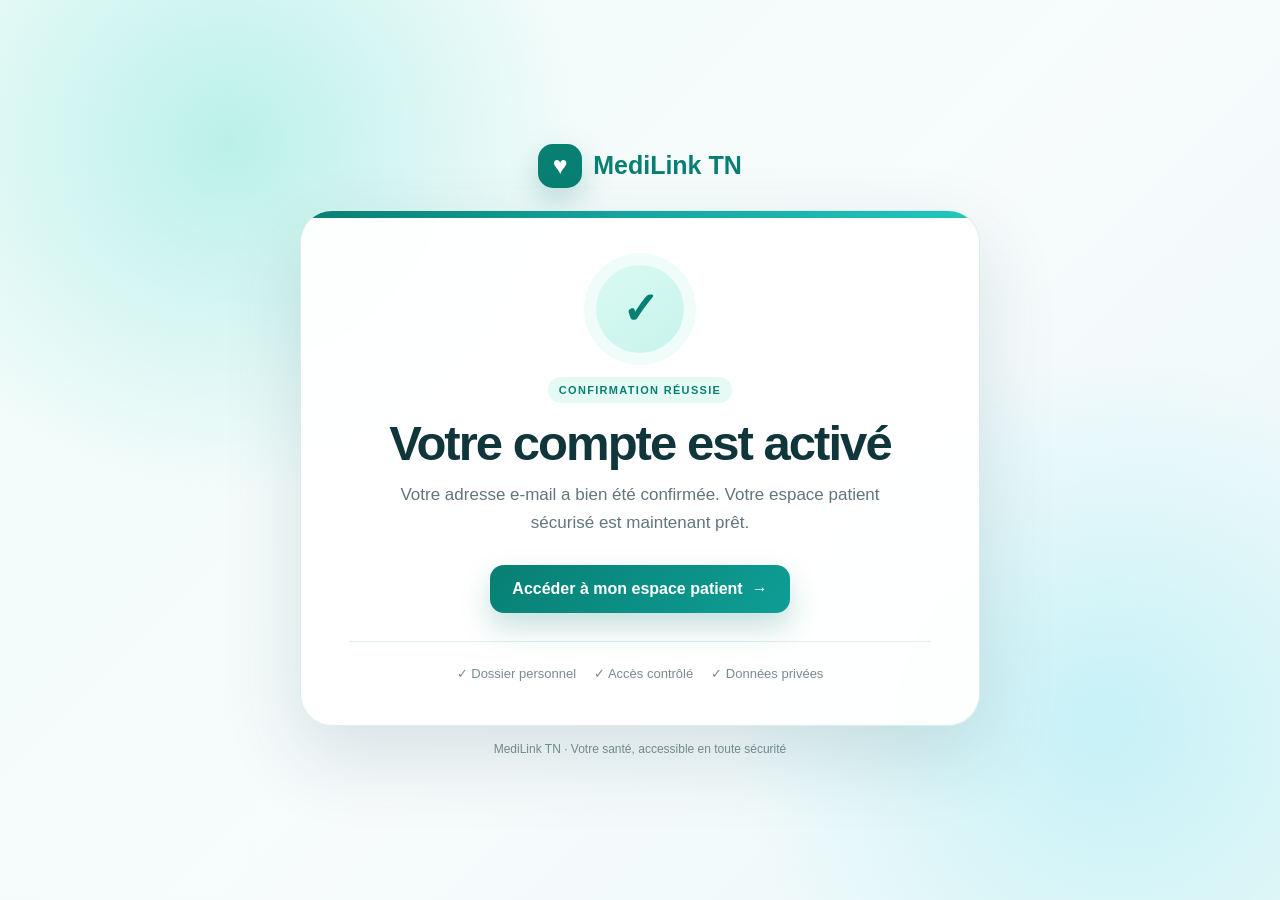
<file: confirmation/confirmation.html>
<!doctype html>
<html lang="fr">
<head>
  <meta charset="utf-8">
  <meta name="viewport" content="width=device-width,initial-scale=1">
  <meta name="theme-color" content="#087f73">
  <title>Compte confirmé — MediLink TN</title>
  <style>
    *{box-sizing:border-box}html,body{margin:0;min-height:100%;font-family:Inter,"Segoe UI",Arial,sans-serif;color:#10363c}
    body{min-height:100vh;display:grid;place-items:center;padding:24px;background:radial-gradient(circle at 18% 16%,rgba(45,212,191,.28),transparent 27%),radial-gradient(circle at 86% 80%,rgba(34,211,238,.20),transparent 28%),linear-gradient(135deg,#effcf9 0%,#f7fbfc 55%,#eaf8f8 100%)}
    .shell{width:min(680px,100%);position:relative}.brand{display:flex;align-items:center;justify-content:center;gap:11px;margin-bottom:22px;font-size:25px;font-weight:900;color:#087f73}.heart{display:grid;place-items:center;width:44px;height:44px;border-radius:15px;background:#087f73;color:#fff;box-shadow:0 12px 30px rgba(8,127,115,.25)}
    .card{position:relative;overflow:hidden;padding:54px 48px 44px;text-align:center;border:1px solid rgba(8,127,115,.14);border-radius:32px;background:rgba(255,255,255,.94);box-shadow:0 30px 80px rgba(15,70,76,.14);backdrop-filter:blur(14px)}.card:before{content:"";position:absolute;inset:0 0 auto;height:7px;background:linear-gradient(90deg,#087f73,#16a6a1,#22c7bd)}
    .check{width:88px;height:88px;margin:0 auto 24px;display:grid;place-items:center;border-radius:50%;background:linear-gradient(145deg,#d8faf2,#c8f4eb);color:#087f73;font-size:44px;font-weight:900;box-shadow:0 0 0 12px #f0fcf9}
    .eyebrow{display:inline-flex;padding:7px 11px;border-radius:999px;background:#e6faf5;color:#087f73;font-size:11px;font-weight:900;letter-spacing:.12em;text-transform:uppercase}h1{margin:15px 0 12px;font-size:clamp(32px,6vw,49px);line-height:1.05;letter-spacing:-.04em}p{max-width:500px;margin:0 auto;color:#61777c;font-size:17px;line-height:1.65}.button{display:inline-flex;align-items:center;justify-content:center;gap:9px;margin-top:28px;padding:15px 22px;border-radius:14px;background:linear-gradient(135deg,#087f73,#0e9e96);color:#fff;text-decoration:none;font-weight:850;box-shadow:0 14px 30px rgba(8,127,115,.24);transition:.18s}.button:hover{transform:translateY(-2px);box-shadow:0 18px 36px rgba(8,127,115,.3)}.details{display:flex;justify-content:center;gap:18px;flex-wrap:wrap;margin-top:28px;padding-top:24px;border-top:1px solid #e4eeee;color:#788b8f;font-size:13px}.details span{display:flex;align-items:center;gap:6px}.foot{margin-top:16px;text-align:center;color:#7a9094;font-size:12px}
    @media(max-width:600px){.card{padding:44px 22px 34px;border-radius:24px}.details{display:grid;gap:9px}h1{font-size:36px}}
  </style>
</head>
<body>
  <main class="shell">
    <div class="brand"><span class="heart">♥</span><span>MediLink TN</span></div>
    <section class="card">
      <div class="check" aria-hidden="true">✓</div>
      <span class="eyebrow">Confirmation réussie</span>
      <h1>Votre compte est activé</h1>
      <p>Votre adresse e-mail a bien été confirmée. Votre espace patient sécurisé est maintenant prêt.</p>
      <a class="button" href="/">Accéder à mon espace patient <span>→</span></a>
      <div class="details"><span>✓ Dossier personnel</span><span>✓ Accès contrôlé</span><span>✓ Données privées</span></div>
    </section>
    <div class="foot">MediLink TN · Votre santé, accessible en toute sécurité</div>
  </main>
</body>
</html>
</file>
